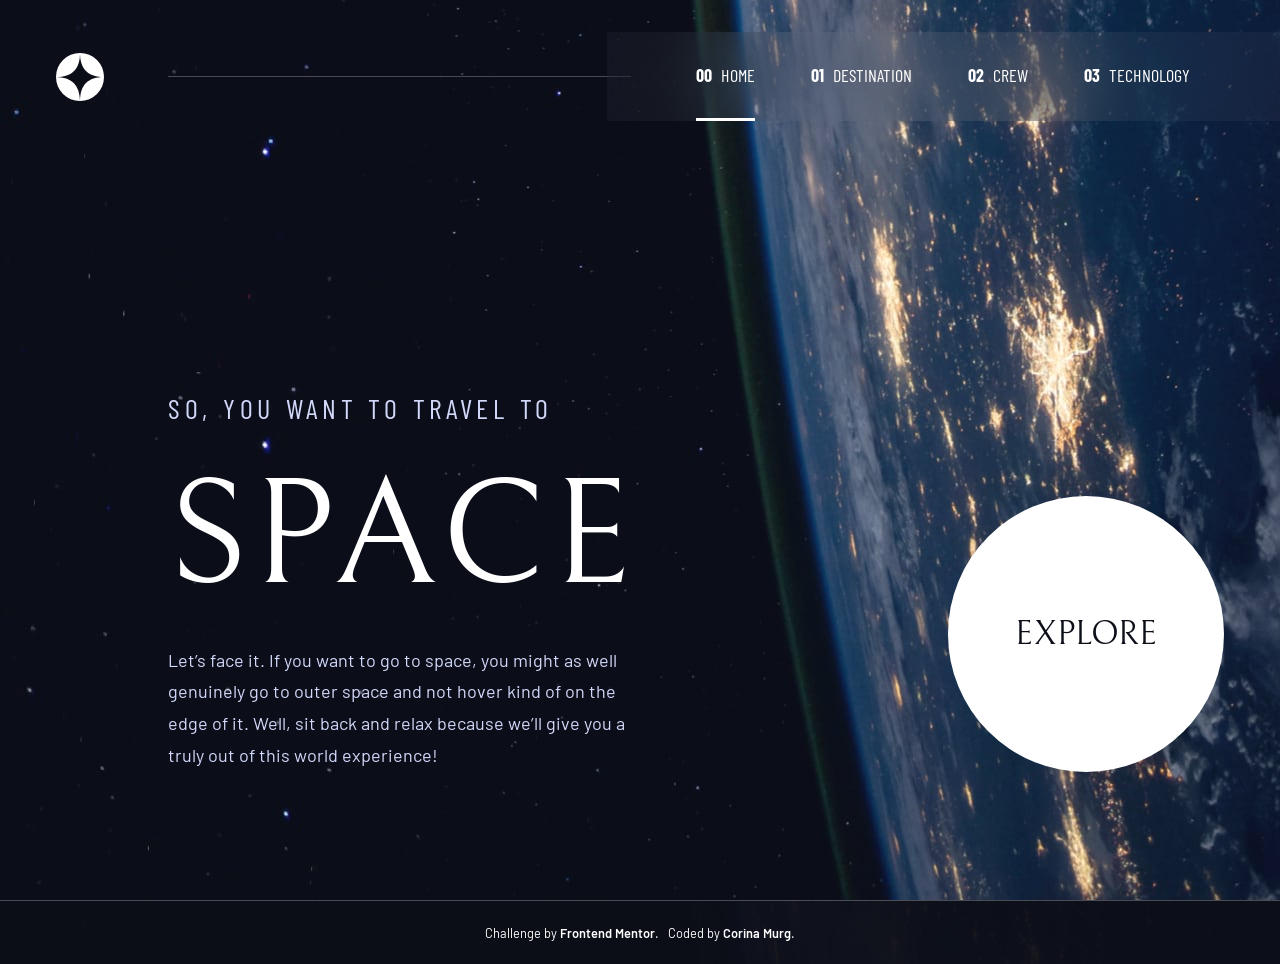
<file: index.html>
<!DOCTYPE html>
<html lang="en">
<head>
  <meta charset="UTF-8">
  <meta name="viewport" content="width=device-width, initial-scale=1.0">

  <link rel="icon" type="image/png" sizes="32x32" href="./assets/favicon-32x32.png">

  <link rel="preconnect" href="https://fonts.googleapis.com">
  <link rel="preconnect" href="https://fonts.gstatic.com" crossorigin>
  <link href="https://fonts.googleapis.com/css2?family=Barlow+Condensed:wght@400;700&family=Bellefair&family=Barlow:wght@400;700&display=swap"
      rel="stylesheet">
      <link rel="preconnect" href="https://fonts.googleapis.com">
<link rel="preconnect" href="https://fonts.gstatic.com" crossorigin>
<link href="https://fonts.googleapis.com/css2?family=Barlow:wght@300;400;600;700;800&family=Fasthand&display=swap" rel="stylesheet">
      
  <link rel="stylesheet" href="style1-General.css">
  <link rel="stylesheet" href="style2-UtilityClasses.css">
  <link rel="stylesheet" href="style3-PrimaryNavigation.css">
  <link rel="stylesheet" href="style4-Home.css">
  <link rel="stylesheet" href="style5-Destination.css">
  <link rel="stylesheet" href="style6-Crew.css">
  <link rel="stylesheet" href="style7-Technology.css">
  <link rel="stylesheet" href="style8-Footer.css">

  <title>Frontend Mentor | Space tourism website</title>
  <script src="navigation.js" defer></script>
  <script src="tabs.js" defer></script>
</head>

<body class="home">
  <a class="skip-to-content" href="#main">Skip to content</a>
  <header class="primary-header flex">
    <div>
      <a href="index.html"><img src="./assets/shared/logo.svg" alt="space tourism logo" class="logo"></a>
    </div>
    <button class="mobile-nav-toggle" aria-controls="primary-navigation"><span class="sr-only" aria-expanded="false">Menu</span></button>
    <nav>
        <ul id="primary-navigation" data-visible="false" class="primary-navigation menu-links flex">
            <li class="active"><a class="ff-sans-cond uppercase text-white letter-spacing-2" href="index.html"><span aria-hidden="true">00</span>Home</a>
            <li><a class="ff-sans-cond uppercase text-white letter-spacing-2" href="destination.html"><span aria-hidden="true">01</span>Destination</a>
            <li><a class="ff-sans-cond uppercase text-white letter-spacing-2" href="crew.html"><span aria-hidden="true">02</span>Crew</a>
            <li><a class="ff-sans-cond uppercase text-white letter-spacing-2" href="technology.html"><span aria-hidden="true">03</span>Technology</a>
        </ul>
    </nav>
  </header>
  
  <main id="main" class="grid-container grid-container--home">
    <div>
      <h1 class="text-light fs-pageTitle ff-sans-cond uppercase">So, you want to travel to
      <span class="d-block fs-frontPageName ff-serif text-white">Space</span></h1>
      
      <p class="fs-paragraph">Let’s face it. If you want to go to space, you might as well genuinely go to 
      outer space and not hover kind of on the edge of it. Well, sit back and relax 
      because we’ll give you a truly out of this world experience! </p>
    </div>
    <div>
      <a href="destination.html" class="round-anchor uppercase ff-serif text-dark">Explore</a>
    </div>
  </main>

  <footer>
    <div class="attribution">
      <p>Challenge by <a href="https://www.frontendmentor.io" target="_blank">Frontend Mentor</a>.</p>
      <p>Coded by <a href="https://www.frontendmentor.io/profile/Cor-Ina">Corina Murg</a>.</p>
    </div>
  </footer>

</body>
</html>
</file>
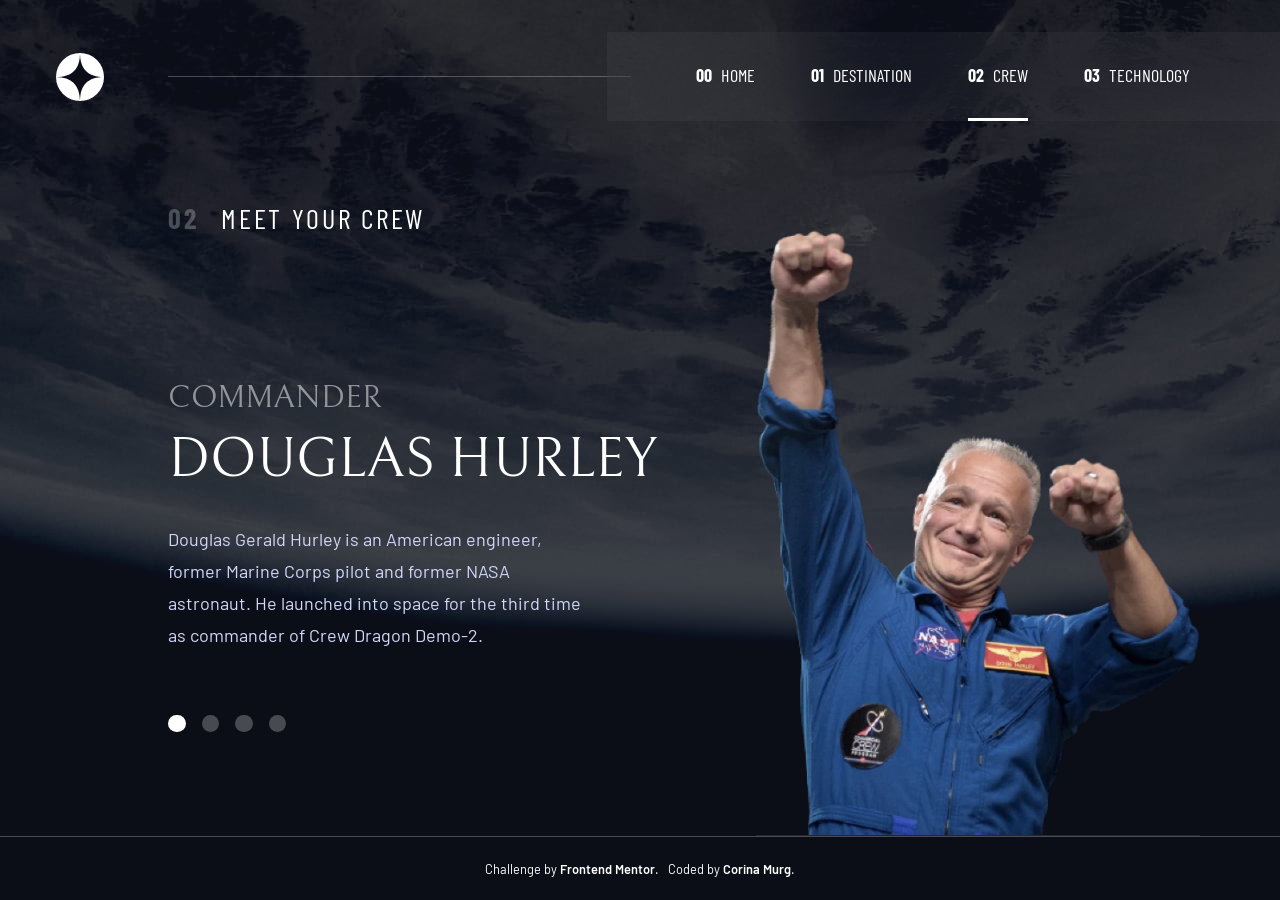
<file: crew.html>
<!DOCTYPE html>
<html lang="en">
<head>
  <meta charset="UTF-8">
  <meta name="viewport" content="width=device-width, initial-scale=1.0">

  <link rel="icon" type="image/png" sizes="32x32" href="./assets/favicon-32x32.png">
 
  <link rel="preconnect" href="https://fonts.googleapis.com">
  <link rel="preconnect" href="https://fonts.gstatic.com" crossorigin>
  <link href="https://fonts.googleapis.com/css2?family=Barlow+Condensed:wght@400;700&family=Bellefair&family=Barlow:wght@400;700&display=swap"
      rel="stylesheet">
      
    <link rel="stylesheet" href="style1-General.css">
    <link rel="stylesheet" href="style2-UtilityClasses.css">
    <link rel="stylesheet" href="style3-PrimaryNavigation.css">
    <link rel="stylesheet" href="style4-Home.css">
    <link rel="stylesheet" href="style5-Destination.css">
    <link rel="stylesheet" href="style6-Crew.css">
    <link rel="stylesheet" href="style7-Technology.css">
    <link rel="stylesheet" href="style8-Footer.css">

  <title>Frontend Mentor | Space tourism website</title>
  <script src="navigation.js" defer></script>
  <script src="tabs.js" defer></script>

</head>

  <body class="crew">
    <a class="skip-to-content" href="#main">Skip to content</a>
    <header class="primary-header flex">
      <div>
        <a href="index.html"><img src="./assets/shared/logo.svg" alt="space tourism logo" class="logo"></a>
      </div>
      <button class="mobile-nav-toggle" aria-controls="primary-navigation"><span class="sr-only" aria-expanded="false">Menu</span></button>
      <nav> 
          <ul id="primary-navigation" data-visible="false" class="primary-navigation menu-links flex">
              <li><a class="ff-sans-cond uppercase text-white letter-spacing-2" href="index.html"><span aria-hidden="true">00</span>Home</a>
              <li><a class="ff-sans-cond uppercase text-white letter-spacing-2" href="destination.html"><span aria-hidden="true">01</span>Destination</a>
              <li class="active"><a class="ff-sans-cond uppercase text-white letter-spacing-2" href="crew.html"><span aria-hidden="true">02</span>Crew</a>
              <li><a class="ff-sans-cond uppercase text-white letter-spacing-2" href="technology.html"><span aria-hidden="true">03</span>Technology</a>
          </ul>
      </nav>
    </header>
    
    <main id="main" class="grid-container grid-container--crew flow">
      <h1 class="numbered-title"><span aria-hidden="true">02</span> Meet your crew</h1>
      
      <div class="dot-links flex" role="tablist" aria-label="crew member list">
        <button aria-selected="true" aria-controls="commander-tab" role="tab" data-image="commander-image" tabindex="0"><span class="sr-only">The commander</span></button>
        <button aria-selected="false" aria-controls="mission-tab" role="tab" data-image="mission-image" tabindex="-1"><span class="sr-only">The mission specialist</span></button>
        <button aria-selected="false" aria-controls="pilot-tab" role="tab" data-image="pilot-image" tabindex="-1"><span class="sr-only">The pilot</span></button>
        <button aria-selected="false" aria-controls="crew-tab" role="tab" data-image="crew-image" tabindex="-1"><span class="sr-only">The crew engineer</span></button>
      </div>
      
      <!-- COMMANDER -->
      <article class="crew-details flow" id="commander-tab" role="tabpanel" tabindex="0">
        <header class="flow flow--space-small">
          <h2 class="fs-crewJob ff-serif uppercase">Commander</h2>
          <p class="fs-name uppercase ff-serif">Douglas Hurley</p>
        </header>
        <p class="fs-paragraph">Douglas Gerald Hurley is an American engineer, former Marine Corps pilot 
        and former NASA astronaut. He launched into space for the third time as 
        commander of Crew Dragon Demo-2.</p>
      </article> 
      
      <!-- MISSION SPECIALIST -->
      <article hidden class="crew-details flow" id="mission-tab" role="tabpanel" tabindex="0">
        <header class="flow flow--space-small">
          <h2 class="fs-crewJob ff-serif uppercase">Mission Specialist</h2>
          <p class="fs-name uppercase ff-serif">Mark SHuttleworth</p>
        </header>
        <p class="fs-paragraph">Mark Richard Shuttleworth is the founder and CEO of Canonical, the company behind
          the Linux-based Ubuntu operating system. Shuttleworth became the first South
          African to travel to space as a space tourist.</p>
      </article> 
      
      <!-- PILOT -->
      <article hidden class="crew-details flow" id="pilot-tab" role="tabpanel" tabindex="0">
        <header class="flow flow--space-small">
          <h2 class="fs-crewJob ff-serif uppercase">Pilot</h2>
          <p class="fs-name uppercase ff-serif">Victor Glover</p>
        </header>
        <p class="fs-paragraph">Pilot on the first operational flight of the SpaceX Crew Dragon to the
          International Space Station. Glover is a commander in the U.S. Navy where
          he pilots an F/A-18.He was a crew member of Expedition 64, and served as a
          station systems flight engineer.</p>
      </article> 
      
      <!-- ENGINEER -->
      <article hidden class="crew-details flow" id="crew-tab" role="tabpanel" tabindex="0">
        <header class="flow flow--space-small">
          <h2 class="fs-crewJob ff-serif uppercase">Flight Engineer</h2>
          <p class="fs-name uppercase ff-serif">Anousheh Ansari</p>
        </header>
        <p class="fs-paragraph">Anousheh Ansari is an Iranian American engineer and co-founder of Prodea Systems.
          Ansari was the fourth self-funded space tourist, the first self-funded woman to
          fly to the ISS, and the first Iranian in space.</p>
      </article> 
      
      
      <picture id="commander-image">
        <source srcset="assets/crew/image-douglas-hurley.webp" type="image/webp">
        <img src="assets/crew/image-douglas-hurley.png" alt="Douglas Hurley">
      </picture>
      <picture hidden id="mission-image">
        <source srcset="assets/crew/image-mark-shuttleworth.webp" type="image/webp">
        <img src="assets/crew/image-mark-shuttleworth.png" alt="Mark SHuttleworth">
      </picture>
      <picture hidden id="pilot-image">
        <source srcset="assets/crew/image-victor-glover.webp" type="image/webp">
        <img src="assets/crew/image-victor-glover.png" alt="Victor Glover">
      </picture>
      <picture hidden id="crew-image">
        <source srcset="assets/crew/image-anousheh-ansari.webp" type="image/webp">
        <img src="assets/crew/image-anousheh-ansari.png" alt="Anousheh Ansari">
      </picture>
    </main>

    <footer>
      <div class="attribution">
        <p>Challenge by <a href="https://www.frontendmentor.io" target="_blank">Frontend Mentor</a>.</p>
        <p>Coded by <a href="https://www.frontendmentor.io/profile/Cor-Ina">Corina Murg</a>.</p>
      </div>
    </footer>
    
  </body>
</html>
</file>
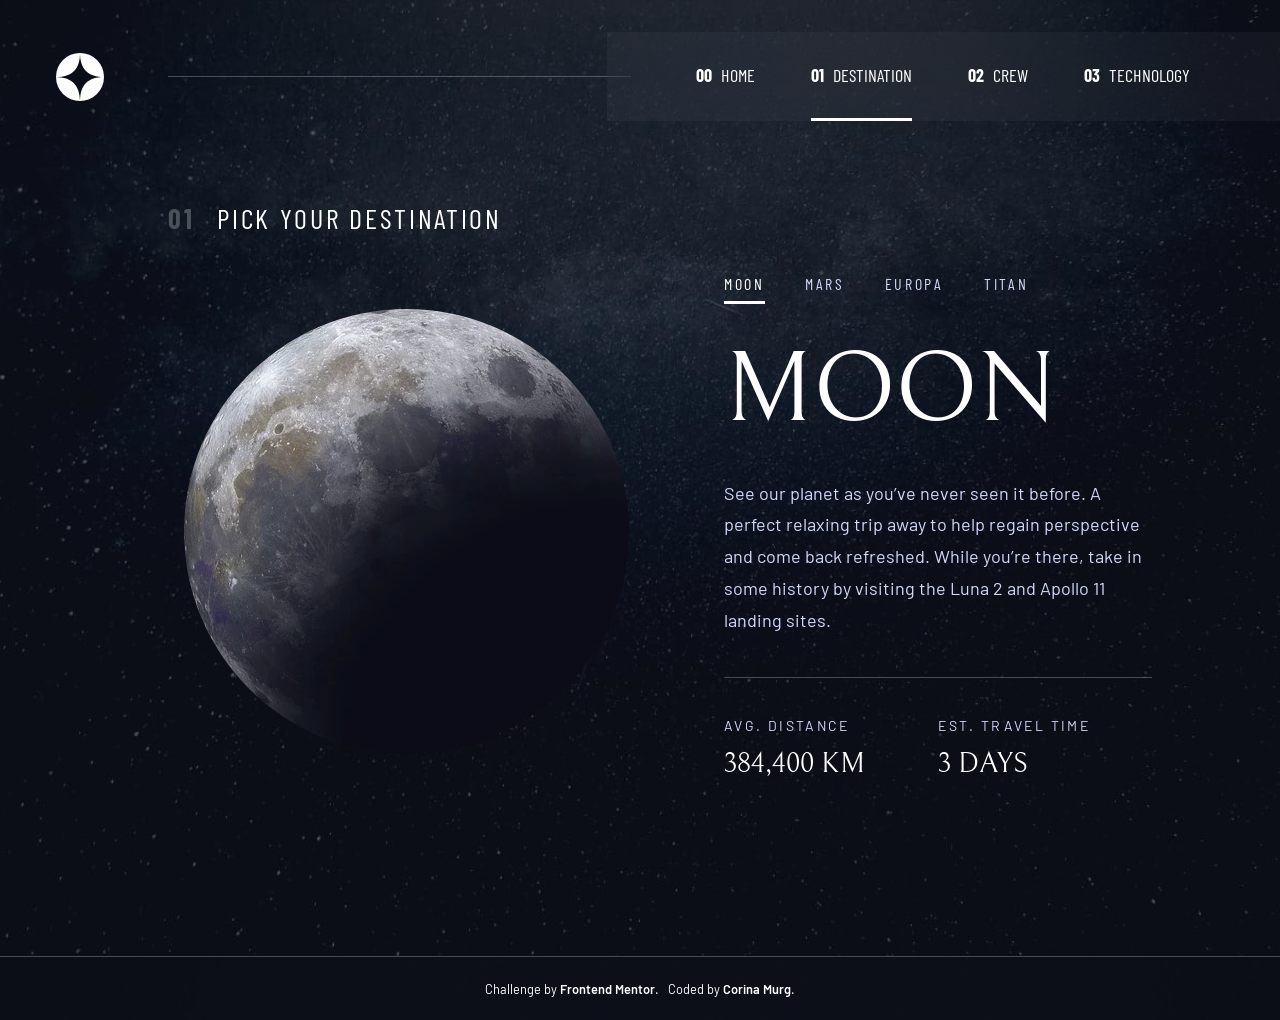
<file: destination.html>
<!DOCTYPE html>
<html lang="en">
<head>
  <meta charset="UTF-8">
  <meta name="viewport" content="width=device-width, initial-scale=1.0">

  <link rel="icon" type="image/png" sizes="32x32" href="./assets/favicon-32x32.png">
  
  <link rel="preconnect" href="https://fonts.googleapis.com">
  <link rel="preconnect" href="https://fonts.gstatic.com" crossorigin>
  <link href="https://fonts.googleapis.com/css2?family=Barlow+Condensed:wght@400;700&family=Bellefair&family=Barlow:wght@400;700&display=swap"
      rel="stylesheet">
      
    <link rel="stylesheet" href="style1-General.css">
    <link rel="stylesheet" href="style2-UtilityClasses.css">
    <link rel="stylesheet" href="style3-PrimaryNavigation.css">
    <link rel="stylesheet" href="style4-Home.css">
    <link rel="stylesheet" href="style5-Destination.css">
    <link rel="stylesheet" href="style6-Crew.css">
    <link rel="stylesheet" href="style7-Technology.css">
    <link rel="stylesheet" href="style8-Footer.css">
    
  <title>Frontend Mentor | Space tourism website</title>
  <script src="navigation.js" defer></script>
  <script src="tabs.js" defer></script>
</head>

<body class="destination">
  <a class="skip-to-content" href="#main">Skip to content</a>
  <header class="primary-header flex">
    <div>
      <a href="index.html"><img src="./assets/shared/logo.svg" alt="space tourism logo" class="logo"></a>
    </div>
    <button class="mobile-nav-toggle" aria-controls="primary-navigation"><span class="sr-only" aria-expanded="false">Menu</span></button>
    <nav>
        <ul id="primary-navigation" data-visible="false" class="primary-navigation menu-links flex">
            <li><a class="ff-sans-cond uppercase text-white letter-spacing-2" href="index.html"><span aria-hidden="true">00</span>Home</a>
            <li class="active"><a class="ff-sans-cond uppercase text-white letter-spacing-2" href="destination.html"><span aria-hidden="true">01</span>Destination</a>
            <li><a class="ff-sans-cond uppercase text-white letter-spacing-2" href="crew.html"><span aria-hidden="true">02</span>Crew</a>
            <li><a class="ff-sans-cond uppercase text-white letter-spacing-2" href="technology.html"><span aria-hidden="true">03</span>Technology</a>
        </ul>
    </nav>
  </header>
  
  <main id="main" class="grid-container grid-container--destination flow">
    <h1 class="numbered-title"><span aria-hidden="true">01</span> Pick your destination</h1>
    
    <picture id="moon-image">
      <source srcset="assets/destination/image-moon.webp" type="image/webp">
      <img src="assets/destination/image-moon.png" alt="the moon">
    </picture>
    <picture hidden id="mars-image">
      <source srcset="assets/destination/image-mars.webp" type="image/webp">
      <img src="assets/destination/image-mars.png" alt="the planet mars">
    </picture>
    <picture hidden id="europa-image">
      <source srcset="assets/destination/image-europa.webp" type="image/webp">
      <img src="assets/destination/image-europa.png" alt="the planet europa">
    </picture>
    <picture hidden id="titan-image">
      <source srcset="assets/destination/image-titan.webp" type="image/webp">
      <img src="assets/destination/image-titan.png" alt="the moon titan">
    </picture>
    
    
    <div class="tab-list menu-links flex" role="tablist" aria-label="destination list">
        <button aria-selected="true" role="tab" aria-controls="moon-tab" class="fs-destinationNav uppercase ff-sans-cond text-light" tabindex="0" data-image="moon-image">Moon</button>
        <button aria-selected="false" role="tab" aria-controls="mars-tab" class="fs-destinationNav uppercase ff-sans-cond text-light" tabindex="-1" data-image="mars-image">Mars</button>
        <button aria-selected="false" role="tab" aria-controls="europa-tab" class="fs-destinationNav uppercase ff-sans-cond text-light" tabindex="-1" data-image="europa-image">Europa</button>
        <button aria-selected="false" role="tab" aria-controls="titan-tab" class="fs-destinationNav uppercase ff-sans-cond text-light" tabindex="-1" data-image="titan-image">Titan</button>
    </div>

    <!-- The MOON -->
    <article class="destination-info flow" id="moon-tab" tabindex="0" role="tabpanel">
      <h2 class="fs-planetName uppercase ff-serif">Moon</h2>

      <p class="fs-paragraph">See our planet as you’ve never seen it before. A perfect relaxing trip away to help 
        regain perspective and come back refreshed. While you’re there, take in some history 
        by visiting the Luna 2 and Apollo 11 landing sites.</p>
      
      <div class="destination-meta flex">
        <div>
          <h3 class="fs-avgDistance text-light uppercase">Avg. distance</h3>
          <p class="fs-km ff-serif uppercase">384,400 km</p>
        </div>
        <div>
          <h3 class="fs-avgDistance text-light uppercase">Est. travel time</h3>
          <p class="fs-km ff-serif uppercase">3 days</p>
        </div>
      </div>
    </article>
    
    <!-- MARS -->
    <article hidden class="destination-info flow" id="mars-tab" tabindex="0"  role="tabpanel">
      <h2 class="fs-planetName uppercase ff-serif">Mars</h2>

      <p class="fs-paragraph">Don’t forget to pack your hiking boots. You’ll need them to tackle Olympus Mons, 
        the tallest planetary mountain in our solar system. It’s two and a half times 
        the size of Everest!</p>
      
      <div class="destination-meta flex">
        <div>
          <h3 class="fs-avgDistance text-light uppercase">Avg. distance</h3>
          <p class="fs-km ff-serif uppercase">225 mil. km</p>
        </div>
        <div>
          <h3 class="fs-avgDistance text-light uppercase">Est. travel time</h3>
          <p class="fs-km ff-serif uppercase">9 months</p>
        </div>
      </div>
    </article>
    
    <!-- EUROPA -->
    <article hidden class="destination-info flow" id="europa-tab" tabindex="0"  role="tabpanel">
      <h2 class="fs-planetName uppercase ff-serif">Europa</h2>

      <p class="fs-paragraph">The smallest of the four Galilean moons orbiting Jupiter, Europa is a 
        winter lover’s dream. With an icy surface, it’s perfect for a bit of 
        ice skating, curling, hockey, or simple relaxation in your snug 
        wintery cabin.</p>
      <div class="destination-meta flex">
        <div>
          <h3 class="fs-avgDistance text-light uppercase">Avg. distance</h3>
          <p class="fs-km ff-serif uppercase">628 mil. km</p>
        </div>
        <div>
          <h3 class="fs-avgDistance text-light uppercase">Est. travel time</h3>
          <p class="fs-km ff-serif uppercase">3 years</p>
        </div>
      </div>
    </article>
    
    <!-- TITAN -->
    <article hidden class="destination-info flow" id="titan-tab" tabindex="0"  role="tabpanel">
      <h2 class="fs-planetName uppercase ff-serif">Titan</h2>

      <p class="fs-paragraph">The only moon known to have a dense atmosphere other than Earth, Titan 
        is a home away from home (just a few hundred degrees colder!). As a 
        bonus, you get striking views of the Rings of Saturn.</p>
      
      <div class="destination-meta flex">
        <div>
          <h3 class="fs-avgDistance text-light uppercase">Avg. distance</h3>
          <p class="fs-km ff-serif uppercase">1.6 bil. km</p>
        </div>
        <div>
          <h3 class=" fs-avgDistance text-light uppercase">Est. travel time</h3>
          <p class="fs-km ff-serif uppercase">7 years</p>
        </div>
      </div>
    </article>
  </main>

  <footer>
    <div class="attribution">
      <p>Challenge by <a href="https://www.frontendmentor.io" target="_blank">Frontend Mentor</a>.</p>
      <p>Coded by <a href="https://www.frontendmentor.io/profile/Cor-Ina">Corina Murg</a>.</p>
    </div>
  </footer>
  
</body>
</html>
</file>
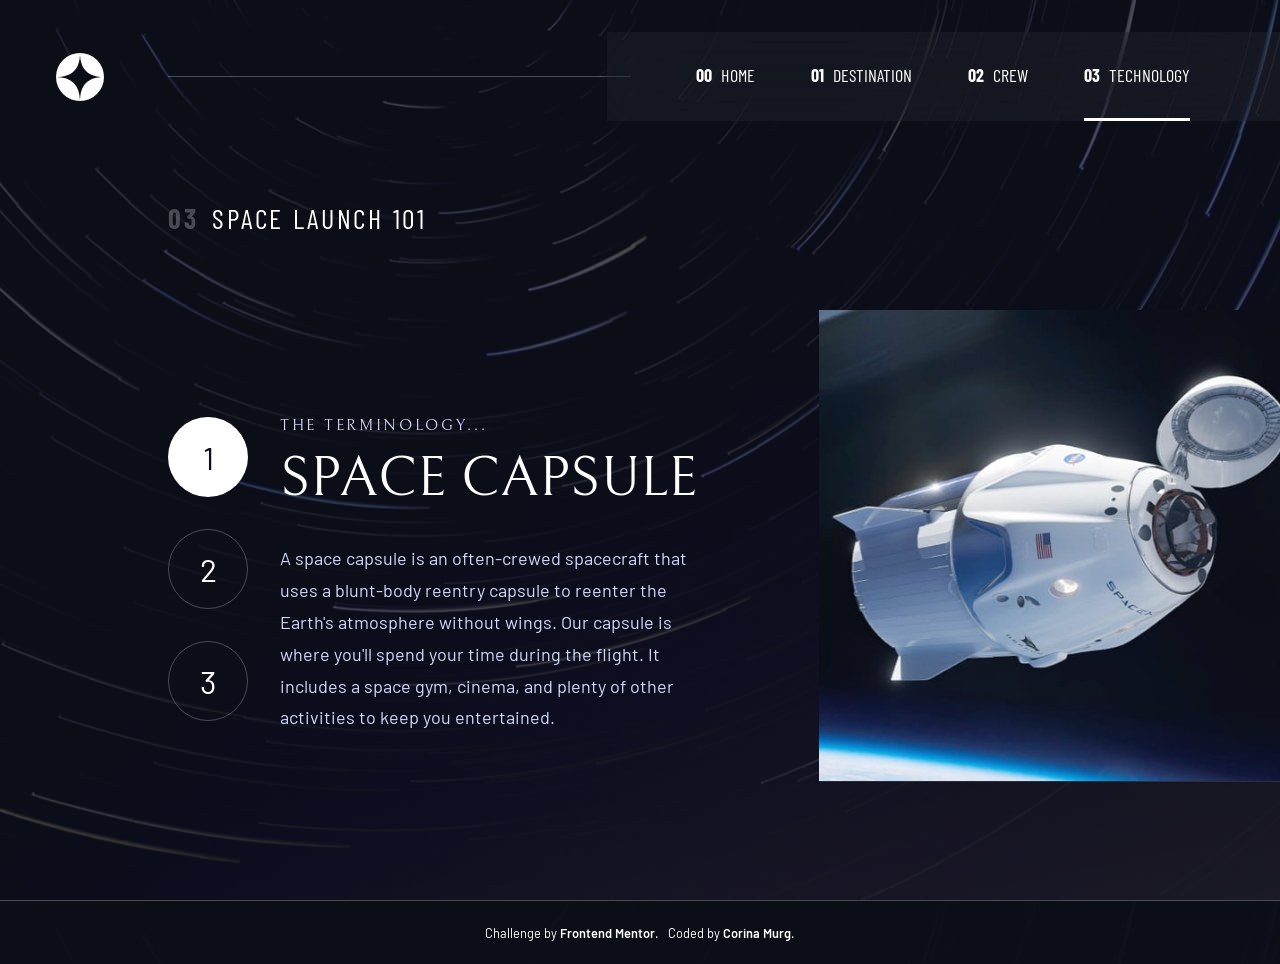
<file: technology.html>
<!DOCTYPE html>
<html lang="en">
  <head>
    <meta charset="UTF-8">
    <meta name="viewport" content="width=device-width, initial-scale=1.0">
  
    <link rel="icon" type="image/png" sizes="32x32" href="./assets/favicon-32x32.png">
  
    <link rel="preconnect" href="https://fonts.googleapis.com">
    <link rel="preconnect" href="https://fonts.gstatic.com" crossorigin>
    <link href="https://fonts.googleapis.com/css2?family=Barlow+Condensed:wght@400;700&family=Bellefair&family=Barlow:wght@400;700&display=swap"
        rel="stylesheet">
        
    <link rel="stylesheet" href="style1-General.css">
    <link rel="stylesheet" href="style2-UtilityClasses.css">
    <link rel="stylesheet" href="style3-PrimaryNavigation.css">
    <link rel="stylesheet" href="style4-Home.css">
    <link rel="stylesheet" href="style5-Destination.css">
    <link rel="stylesheet" href="style6-Crew.css">
    <link rel="stylesheet" href="style7-Technology.css">
    <link rel="stylesheet" href="style8-Footer.css">

    <title>Frontend Mentor | Space tourism website</title>
    <script src="navigation.js" defer></script>
    <script src="tabs.js" defer></script>
  </head>
    
  <body class="technology">
    <a class="skip-to-content" href="#main">Skip to content</a>
    <header class="primary-header flex">
      <div>
        <a href="index.html"><img src="./assets/shared/logo.svg" alt="space tourism logo" class="logo"></a>
      </div>
      <button class="mobile-nav-toggle" aria-controls="primary-navigation"><span class="sr-only" aria-expanded="false">Menu</span></button>
      <nav>
          <ul id="primary-navigation" data-visible="false" class="primary-navigation menu-links flex">
              <li><a class="ff-sans-cond uppercase text-white letter-spacing-2" href="index.html"><span aria-hidden="true">00</span>Home</a>
              <li ><a class="ff-sans-cond uppercase text-white letter-spacing-2" href="destination.html"><span aria-hidden="true">01</span>Destination</a>
              <li><a class="ff-sans-cond uppercase text-white letter-spacing-2" href="crew.html"><span aria-hidden="true">02</span>Crew</a>
              <li class="active"><a class="ff-sans-cond uppercase text-white letter-spacing-2" href="technology.html"><span aria-hidden="true">03</span>Technology</a>
          </ul>
      </nav>
    </header>

    <main id="main" class="grid-container grid-container--technology flow">
        <h1 class="numbered-title"><span aria-hidden="true">03</span>Space launch 101</h1>
        
        <div class="number-links flex" role="tablist" aria-label="technology list">
          <button aria-selected="true" aria-controls="space-capsule-tab" role="tab" data-image="space-capsule-image" tabindex="0"><span class="sr-only">Space capsule</span>1</button>
          <button aria-selected="false" aria-controls="spaceport-tab" role="tab" data-image="spaceport-image" tabindex="-1"><span class="sr-only">Spaceport</span>2</button>
          <button aria-selected="false" aria-controls="launch-vehicle-tab" role="tab" data-image="launch-vehicle-image" tabindex="-1"><span class="sr-only">Launch vehicle</span>3</button>
        </div>
        
        <!-- SPACE CAPSULE -->
        <article class="technology-details flow" id="space-capsule-tab" role="tabpanel" tabindex="0">
          <header class="flow flow--space-small">
            <h2 class="fs-terminology ff-serif uppercase">The terminology...</h2>
            <p class="fs-name uppercase ff-serif">Space capsule</p>
          </header>
          <p class="fs-paragraph">A space capsule is an often-crewed spacecraft that uses a blunt-body reentry 
            capsule to reenter the Earth's atmosphere without wings. Our capsule is where 
            you'll spend your time during the flight. It includes a space gym, cinema, 
            and plenty of other activities to keep you entertained.</p>
        </article> 
        
        <!-- SPACEPORT -->
        <article hidden class="technology-details flow" id="spaceport-tab" role="tabpanel" tabindex="0">
          <header class="flow flow--space-small">
            <h2 class="fs-terminology ff-serif uppercase">The terminology...</h2>
            <p class="fs-name uppercase ff-serif">Spaceport</p>
          </header>
          <p class="fs-paragraph">A spaceport or cosmodrome is a site for launching (or receiving) spacecraft, 
            by analogy to the seaport for ships or airport for aircraft. Based in the 
            famous Cape Canaveral, our spaceport is ideally situated to take advantage 
            of the Earth’s rotation for launch.</p>
        </article> 
        
        <!-- LAUNCH VEHICLE -->
        <article hidden class="technology-details flow" id="launch-vehicle-tab" role="tabpanel" tabindex="0">
          <header class="flow flow--space-small">
            <h2 class="fs-terminology ff-serif uppercase">The terminology...</h2>
            <p class="fs-name uppercase ff-serif">Launch vehicle</p>
          </header>
          <p class="fs-paragraph">A launch vehicle or carrier rocket is a rocket-propelled vehicle used to carry a 
            payload from Earth's surface to space, usually to Earth orbit or beyond. Our 
            WEB-X carrier rocket is the most powerful in operation. Standing 150 metres tall, 
            it's quite an awe-inspiring sight on the launch pad!</p>
        </article> 

        <picture id="space-capsule-image">
          <source media="(max-width: 950px)" srcset="assets/technology/image-space-capsule-landscape.jpg" type="image/jpg">
          <img src="assets/technology/image-space-capsule-portrait.jpg" alt="Space capsule">
        </picture>
        <picture hidden id="spaceport-image">
          <source media="(max-width: 950px)" srcset="assets/technology/image-spaceport-landscape.jpg" type="image/jpg">
          <img src="assets/technology/image-spaceport-portrait.jpg" alt="Spaceport">
        </picture>
        <picture hidden id="launch-vehicle-image">
          <source media="(max-width: 950px)" srcset="assets/technology/image-launch-vehicle-landscape.jpg" type="image/jpg">
          <img src="assets/technology/image-launch-vehicle-portrait.jpg" alt="Launch vehicle">
        </picture>
    </main>

    <footer>
      <div class="attribution">
        <p>Challenge by <a href="https://www.frontendmentor.io" target="_blank">Frontend Mentor</a>.</p>
        <p>Coded by <a href="https://www.frontendmentor.io/profile/Cor-Ina">Corina Murg</a>.</p>
      </div>
    </footer>

  </body>
</html
</file>
<file: style1-General.css>
:root {
    /* colors */
    --clr-dark: 230 35% 7%;
    --clr-light: 231 77% 90%;
    --clr-white: 0 0% 100%;

    /* font-sizes */
    --fs-frontPageName: 5rem;
    --fs-destinationNav: 0.875rem;
    --fs-planetName: 3.5rem;
    --fs-avgDistance: 0.875rem;
    --fs-km: 1.75rem;
    --fs-pageTitle: 1rem;
    --fs-terminology: 0.875rem;
    --fs-crewJob: 1rem;
    --fs-name: 1.5rem;
    --fs-paragraph: 0.9375rem;
    
    /* font-families */
    --ff-serif: "Bellefair", serif;
    --ff-sans-cond: "Barlow Condensed", sans-serif;
    --ff-sans-normal: "Barlow", sans-serif;

    /* letter spacing */
    --letter-spacing-1: 2.36px; 
    --letter-spacing-2: 2.7px; 
    --letter-spacing-3: 3.36px; 
    --letter-spacing-4: 4.72px; 
}

*,
*::before,
*::after {
    box-sizing: border-box;
}

body,
h1,
h2,
h3,
h4,
h5,
p,
figure,
picture {
    margin: 0; 
}

h1,
h2,
h3,
p {
    font-weight: 400;
}

body {
    background-size: cover;
    background-position: bottom center;
    font-family: var(--ff-sans-normal);
    font-size: var(--fs-400);
    color: hsl( var(--clr-light) );
    background-color: hsl( var(--clr-dark) );
    min-height: 100vh;
    display: grid;
    grid-template-rows: min-content 1fr 6rem;
    overflow-x: hidden;
}

img {
    max-width: 100%;
    display: block;
}

input,
button,
textarea,
select {
    font: inherit;
}


@media (prefers-reduced-motion: reduce) {  
  *,
  *::before,
  *::after {
    animation-duration: 0.01ms !important;
    animation-iteration-count: 1 !important;
    transition-duration: 0.01ms !important;
    scroll-behavior: auto !important;
  }
}


/************************************ 500px ***********************************/
@media (min-width: 500px) {
    article > p {
        width: 70%;
    }
}


/************************************ 560px ***********************************/
@media (min-width: 560px) {
    :root {
        --fs-frontPageName: 9.375rem;
        --fs-destinationNav: 1rem;
        --fs-planetName: 5rem;
        --fs-avgDistance: 0.875rem;
        --fs-km: 1.75rem;
        --fs-pageTitle: 1.25rem;
        --fs-terminology: 1rem;
        --fs-crewJob: 1.5rem;
        --fs-name: 2.5rem;
        --fs-paragraph: 1rem;
    }
}


/************************************ 950px ************************************/
@media (min-width: 950px) {
    :root {
        --fs-frontPageName: 9.375rem;
        --fs-destinationNav: 1rem;
        --fs-planetName: 6.25rem;
        --fs-avgDistance: 0.875rem;
        --fs-km: 1.75rem;
        --fs-pageTitle: 1.75rem;
        --fs-terminology: 1rem;
        --fs-crewJob: 2rem;
        --fs-name: 3.5rem;
        --fs-paragraph: 1.125rem;
    }
}


/********************************************** 1250px *******************************/
@media (min-width: 1250px) {
    :root {
        --fs-800: 6.25rem;
        --fs-700: 3.5rem;
        --fs-600: 2rem;
        --fs-500: 1.75rem;
        --fs-400: 1.125rem;
    }
}


/********************************************** 1440px *******************************/
@media (min-width: 1440px) {
    body {
      max-width: 1440px;
      max-height: 900px;
      margin: 0 auto;
    }
  
    nav {
      max-width: 1440px;
      margin: 0 auto;
    } */

    .grid-container--home,
    .grid-container--destination,
    .grid-container--crew,
    .grid-container--technology {
        justify-items: start;
        align-content: start;
    }
}
</file>
<file: style2-UtilityClasses.css>
.flex {
    display: flex;
    gap: var(--gap, 1rem);
}

.grid {
    display: grid;
    gap: var(--gap, 1rem);
}

.d-block {
    display: block;
}

.flow > *:where(:not(:first-child)) {
    margin-top: var(--flow-space, 1rem);
}

.flow--space-small {
    --flow-space: .75rem;
}

.sr-only {
  position: absolute; 
  width: 1px;
  height: 1px;
  padding: 0;
  margin: -1px; 
  overflow: hidden;
  clip: rect(0, 0, 0, 0);
  white-space: nowrap;
  border: 0;
}

.skip-to-content {
    position: absolute;
    z-index: 9999;
    background: hsl( var(--clr-white) );
    color: hsl( var(--clr-dark) ); 
    padding: .5em 1em;
    margin-inline: auto;
    transform: translateY(-100%);
    transition: transform 250ms ease-in;
}

.skip-to-content:focus {
    transform: translateY(0);
}

/* colors */
.bg-dark { background-color: hsl( var(--clr-dark) );}
.bg-accent { background-color: hsl( var(--clr-light) );}
.bg-white { background-color: hsl( var(--clr-white) );}

.text-dark { color: hsl( var(--clr-dark) );}
.text-light { color: hsl( var(--clr-light) );}
.text-white { color: hsl( var(--clr-white) );}


/* typography */
.ff-serif { font-family: var(--ff-serif); } 
.ff-sans-cond { font-family: var(--ff-sans-cond); } 
.ff-sans-normal { font-family: var(--ff-sans-normal); } 

.uppercase { text-transform: uppercase; }

.fs-frontPageName { font-size: var(--fs-frontPageName); }
.fs-destinationNav{ font-size: var(--fs-destinationNav); }
.fs-planetName{ font-size: var(--fs-planetName); }
.fs-avgDistance{ font-size: var(--fs-avgDistance); }
.fs-km{ font-size: var(--fs-km); }
.fs-pageTitle{ font-size: var(--fs-pageTitle); }
.fs-terminology{ font-size: var(--fs-terminology); }
.fs-crewJob{ font-size: var(--fs-crewJob); }
.fs-name{ font-size: var(--fs-name); }
.fs-paragraph{ font-size: var(--fs-paragraph); }

/* line height */
.fs-frontPageName,
.fs-destinationNav,
.fs-planetName,
.fs-avgDistance,
.fs-km,
.fs-pageTitle,
.fs-terminology,
.fs-crewJob,
.fs-names
 {
    line-height: 1.1;
}

.fs-paragraph {
    line-height: 1.6;
}

/* letter spacing */
.fs-destinationNav,
.fs-avgDistance,
.fs-terminology {
    letter-spacing: var(--letter-spacing-1);
}

.fs-pageTitle {
    letter-spacing: var(--letter-spacing-2);
}

/* numbered title */
.numbered-title {
    font-family: var(--ff-sans-cond);
    font-size: var(--fs-pageTitle);
    text-transform: uppercase;
    letter-spacing: 2.7px; 
}

.numbered-title span {
    margin-right: .5em;
    font-weight: 700;
    color: hsl( var(--clr-white) / .25);
}

.fs-frontPageName,
.fs-planetName,
.fs-name,
.fs-km {
    color: hsl( var(--clr-white))
}

.grid-container {
    text-align: center;
    display: grid;
    place-items: center;
    padding-inline: 1rem;
    /* padding-bottom: 3%; */
}

article > p {
    width: 90%;
    margin-inline: auto;
}


/************************************ 500px ***********************************/
@media (min-width: 500px) {
    article > p {
        width: 70%;
    }
}


/************************************ 560px ***********************************/
@media (min-width: 560px) {
    .fs-paragraph {
        line-height: 1.75;
    }

    .fs-destinationNav,
    .fs-terminology {
        letter-spacing: var(--letter-spacing-2);
    }

    .fs-pageTitle {
        letter-spacing: var(--letter-spacing-3);
    }

    .grid-container {
        padding-inline: 0;
    }

    .numbered-title {
        /* same as logo margin */
        margin-inline: clamp(1.5rem, 5vw, 3.5rem);
        justify-self: start;
        margin-top: 2rem;
    }
}


/************************************ 700px ***********************************/
@media (min-width: 700px) {
    .fs-paragraph {
        line-height: 1.75;
    }
}


/************************************ 950px ************************************/
@media (min-width: 950px) {
    .grid-container {
        text-align: left;
        column-gap: var(--container-gap, 2rem);
    }

    .fs-paragraph {
        line-height: 1.77;
    }

    .fs-pageTitle {
        letter-spacing: var(--letter-spacing-4);
    }

    .numbered-title {
        justify-self: start;
        align-self: start;
        margin-inline: 0;
        margin-top: 3rem;
        width: 100%;
    }
}
</file>
<file: style3-PrimaryNavigation.css>
.logo {
    margin: 1.5rem clamp(1.5rem, 5vw, 3.5rem);
    cursor: pointer;
    border: 0;
    background: transparent;
    transition: transform 750ms ease-in-out;
}

.logo:hover,
.logo:focus {
    transform: scale(1.3);
}

.primary-header {
    justify-content: space-between;
    align-items: center;
}

.primary-navigation {
    --gap: clamp(1.5rem, 5vw, 3.5rem);
    --underline-gap: 2rem;
    list-style: none;
    padding: 0;
    margin: 0;
    background: hsl( var(--clr-dark) / 0.95);
}

@supports (backdrop-filter: blur(2.5rem)) {
    .primary-navigation {
        background: hsl( var(--clr-white) / 0.04);
        backdrop-filter: blur(2.5rem);
    }
}

.primary-navigation a {
    text-decoration: none;
}

.primary-navigation a > span {
    font-weight: 700;
    margin-right: .5em;
}

.mobile-nav-toggle {
    display: none;
}

.menu-links > * {
    cursor: pointer;
    padding: var(--underline-gap, .5rem) 0;
    border: 0;
    border-bottom: .2rem solid hsl( var(--clr-white) / 0 );
    background-color: transparent;
}

.menu-links > *:hover
.menu-links > *:focus {
    border-color: hsl( var(--clr-white) / .5);
}

.menu-links > .active,
.menu-links > [aria-selected="true"] {
    color: hsl( var(--clr-white) / 1);
    border-color: hsl( var(--clr-white) / 1); 
}


@media (max-width: 560px) {
    .primary-navigation {
        --underline-gap: .5rem;
        position: fixed;
        z-index: 1000;
        inset: 0 0 0 30%;
        list-style: none;
        padding: min(20rem, 15vh) 2rem;
        margin: 0;
        flex-direction: column;
        transform: translateX(100%);
        transition: transform 500ms ease-in-out;
    }
    
    .primary-navigation[data-visible="true"] {
        transform: translateX(0);
    }
    
    .primary-navigation.menu-links > .active {
       border: 0;
    }
    
    .mobile-nav-toggle {
        display: block;
        position: absolute;
        z-index: 2000;
        /* same as logo left margin */
        right: clamp(1.5rem, 5vw, 3.5rem);
        top: 2rem;
        background: transparent;
        background-image: url(./assets/shared/icon-hamburger.svg);
        background-repeat: no-repeat;
        background-position: center;
        width: 1.5rem;
        aspect-ratio: 1;
        border: 0;
    }
    
    .mobile-nav-toggle[aria-expanded="true"] {
        background-image: url(./assets/shared/icon-close.svg);
    }
    
    .mobile-nav-toggle:focus-visible {
        outline: 5px solid white;
        outline-offset: 5px;
    }
}


@media (min-width: 560px) and (max-width: 850px) {
    .primary-navigation a > span {
        display: none;
    }
}


/************************************ 560px ***********************************/
@media (min-width: 560px) {
    .primary-navigation {
        padding-inline: clamp(3rem, 7vw, 7rem);
    }
}


/************************************ 950px ************************************/
@media (min-width: 950px) {
    .primary-navigation {
        margin-block: 2rem;
    }
}

/********************************************** 1250px *******************************/
@media (min-width: 1250px) {
    .primary-header::after {
        content: '';
        display: flex;
        align-items: center;
        position: relative;
        margin-left: 2.5rem;
        height: 1px;
        width: 100%;
        margin-right: -2.5rem;
        background: hsl( var(--clr-white) / .25);
        order: 1;
    }

    nav {
        order: 2;
    }
}
</file>
<file: style4-Home.css>
.home {
    background-image: url(./assets/home/background-home-mobile.jpg);
}

.round-anchor {
    position: relative;
    top: 4rem;
    display: inline-grid;
    place-items: center;
    padding: 0 2em;
    border-radius: 50%;
    aspect-ratio: 1;
    text-decoration: none;
    font-size: 1.3rem;
    background: hsl( var(--clr-white));
    z-index: 1;
}

.round-anchor::after {
    content: '';
    position: absolute;
    z-index: -1;
    width: 100%;
    height: 100%;
    background: hsl( var(--clr-white) / .1);
    border-radius: 50%;
    opacity: 0;
    transition: opacity 500ms linear, transform 750ms ease-in-out;
}
 
.round-anchor:hover::after,
.round-anchor:focus::after {
    opacity: 1;
    transform: scale(1.5);
}

.fs-frontPageName {
    margin-top: 2rem;
    margin-bottom: 1.5rem;
}


.grid-container--home p {
    margin-bottom: 5rem;
    width: 93%;
    margin-inline: auto;
}

.grid-container--home h1 {
    margin-top: 2rem;
}


/************************************ 450px ***********************************/
@media (min-width: 450px) {
    .grid-container--home p {
        width: 80%;
    }
}

/************************************ 500px ***********************************/
@media (min-width: 500px) {
    .round-anchor {
        font-size: 1.7rem;
    }

    .grid-container--home p {
        width: 70%;
    }
}


/************************************ 560px ***********************************/
@media (min-width: 560px) {
    .home {
        background-position: center center;
        background-image: url(./assets/home/background-home-tablet.jpg);
    }

    .grid-container--home div {
        margin-top: 4rem;
    }

    .grid-container--home p {
        width: 70%;
        margin-inline: auto;
    }

    .round-anchor {
        font-size: 2rem;
        top: 0;
    }
}


/************************************ 700px ***********************************/
@media (min-width: 700px) {
    .grid-container--home > p {
        width: 58%;
    }
}


/************************************ 950px ************************************/
@media (min-width: 950px) {
    .home {
        background-image: url(./assets/home/background-home-desktop.jpg);
    }

    .grid-container--home {
        grid-template-columns: minmax(0, 34rem) minmax(0, 34rem);
        max-height: 100%;
        align-items: end;
        margin-bottom: 4rem;
        /* same as logo margin */
        margin-inline: clamp(1.5rem, 5vw, 3.5rem); 
    }

    .grid-container--home > *:first-child {
        grid-column: 1;
    }

    .grid-container--home > *:last-child {
        grid-column: 2;
        justify-self: end;
    }

    .grid-container--home .fs-frontPageName {
        font-size: 8rem;
    }

    .grid-container--home p {
        margin-bottom: 0;
        margin-inline: 0;
        width: 100%;
    }

    .round-anchor {
        justify-self:center;
        align-self: center;
        font-size: 2.1rem;
    }
}


/********************************************** 1250px *******************************/
@media (min-width: 1250px) {
    .grid-container--home > *:first-child {
        grid-column: 1;
    }

    .grid-container--home > *:last-child {
        grid-column: 2;
        justify-self: end;
    }

    .grid-container--home {
        grid-template-columns: 1fr 2fr;
        max-height: 100%;
        align-items: end;
        justify-self: start;
        /* left margin based on logo and horizontal line margins */
        margin-left: clamp(8.5rem, 7vw + 7rem, 10.5rem);
    }

    .grid-container--home p {
        width: 29rem;
    }

    .grid-container--home .fs-frontPageName {
        font-size: 9.375rem;
    }
}


/********************************************** 1350px *******************************/
@media (min-width: 1350px) {
    .grid-container--home {
        margin-left: clamp(8.5rem, 7vw + 7rem, 10.5rem);
        margin-right: clamp(8rem, 7vw + 6.5rem, 10rem);
    }
}
</file>
<file: style5-Destination.css>
.destination {
    background-image: url(./assets/destination/background-destination-mobile.jpg);
}

.tab-list {
    --gap: 1rem;
    display: flex;
    justify-content: center;
}

.grid-container--destination {
    --flow-space: 2rem;
    grid-template-areas: 
        'title'
        'image'
        'tabs'
        'content';
}

.numbered-title {
    grid-area: title;
    color: hsl( var(--clr-white));
}

.grid-container--destination > picture {
    grid-area: image;
    max-width: 60%;
    align-self: start;
}

.grid-container--destination > .tab-list {
    grid-area: tabs;
}

.grid-container--destination > .destination-info {
    grid-area: content;
}

.destination-info h2 {
    color: hsl( var(--clr-white));
}

.destination-meta {
    flex-direction: column;
    border-top: 1px solid hsl( var(--clr-white) / .1);
    padding-top: 2.5rem;
    margin-top: 2.5rem;
    border-top: 1px solid hsl( var(--clr-white) / .25); 
}

.fs-km {
    margin-top: 1rem;
}


/************************************ 560px ***********************************/
@media (min-width: 560px) {
    .destination {
        background-position: center center;
        background-image: url(./assets/destination/background-destination-tablet.jpg);
    }

    .grid-container--destination .tab-list {
        margin-inline: auto;
    }

    .tab-list {
        --gap: 2.5rem;
    }

    .grid-container--destination .destination-info {
        margin-inline: auto;
    }

    .destination-info > p {
        width: 65%;
    }

    .destination-meta {
        flex-direction: row;
        justify-content: space-evenly;
        margin-inline: 12.5%;
    }

    .destination-meta > div {
        width: 60%;
    }

    .destination-meta > p {
        width: 100%;
    }

    .grid-container--destination > picture {
        margin-top: 3rem;
        width: 42%;
    }
}
 
/************************************ 800px ***********************************/
@media (min-width: 800px) {
    .destination-info > p {
        width: 65%;
    }
}


/************************************ 950px ************************************/
@media (min-width: 950px) {
    .destination {
        background-image: url(./assets/destination/background-destination-desktop.jpg);
    }

    .tab-list {
        align-self: end;
    }
    
    .grid-container--destination {
        grid-template-columns: 1fr 1rem 1fr;
        justify-items: start;
        grid-template-areas: 
            'title title title'
            'image . tabs'
            'image . content';
        /* same as logo margin */
        margin-inline: clamp(1.5rem, 5vw, 3.5rem); 
    }

    .grid-container--destination > picture {
        min-width: 100%;
        align-self: center;
        justify-self: center;
        margin: 0;
    }

    .grid-container--destination > .tab-list {
        margin-left: 0;
    }

    .destination-info {
        margin-left: 7rem;
        margin-bottom: 3rem
    }

    .destination-info p {
        margin-inline: 0;
        width: 95%;
    }

    .destination-meta {
        --gap: min(6vw, 6rem);
        justify-content: start;
        margin-inline: 0;
    }
}

/********************************************** 1250px *******************************/
@media (min-width: 1250px) {
    .grid-container--destination {
        grid-template-columns: minmax(0, 1fr) 1 rem minmax(0, 1fr);
        max-height: 100%;
        align-items: end;
        margin-bottom: 4rem;
        /* left margin based on logo and horizontal line margins */
        margin-left: clamp(8.5rem, 7vw + 7rem, 10.5rem);
        margin-right: 5rem;
    }

    .grid-container--destination img {
        margin-inline: auto;
    }

    .destination-info > p {
        width: 91%;
    }

    .destination-meta {
        margin-right: 10%;
        --gap: 2.5;
    }


}
</file>
<file: style6-Crew.css>
.dot-links > * {
    cursor: pointer;
    border: 0;
    border-radius: 50%;
    padding: .55rem;
    background-color: hsl( var(--clr-white) / .25);
}
 
.dot-links > *:hover,
.dot-links > *:focus { 
    background-color: hsl( var(--clr-white) / .5);
}

.dot-links > [aria-selected="true"] {
    background-color: hsl( var(--clr-white) / 1); 
}

.grid-container--crew {
    --flow-space: 2rem;
    grid-template-areas: 
        'title'
        'image'
        'tabs'
        'content';
}

.grid-container--crew > picture {
    grid-area: image;
    max-width: 60%;
    border-bottom: 1px solid hsl( var(--clr-white) / .1);
}

.grid-container--crew > .dot-links {
    grid-area: tabs;
}

.grid-container--crew > .crew-details {
    grid-area: content;
}

.crew-details h2 {
    color: hsl( var(--clr-white) / .5);
}


/************************************ 560px ***********************************/
@media (min-width: 560px) {
    .crew {
        background-position: center center;
        background-image: url(./assets/crew/background-crew-tablet.jpg);
    }
    
    .grid-container--crew {
        padding-bottom: 0;
        grid-template-areas: 
            'title'
            'content'
            'tabs'
            'image';
    }

    .crew-details h2 {
        margin-top: 2rem;
    }

    .crew-details > p {
        margin-inline: auto;
        width: 60%;
    }

    .dot-links {
        margin-top: 3rem;
    }
}



/************************************ 950px ************************************/
@media (min-width: 950px) {
    .crew {
        background-image: url(./assets/crew/background-crew-desktop.jpg);
    }

    .grid-container--crew {
        grid-template-columns: 1.2fr 1fr;
        grid-template-rows: 1fr 1.75fr 0.75fr;
        justify-items: start;
        grid-template-areas: 
            'title . image'
            'content . image '
            'tabs . image';
        /* same as logo margin */
        margin-inline: clamp(1.5rem, 5vw, 3.5rem); 
    }

    .crew-details {
        align-self: start;
        margin-top: 0;
    }

    .crew-details .fs-name,
    .crew-details p {
        margin-inline: 0;
    }

    .crew-details .fs-name {
        width: 100%;
    }

    .crew-details > p {
        width: 26rem;
    }

    #pilot-tab > p {
        width: 28rem;
    }

    .grid-container--crew > picture {
        align-self: end; 
        max-width: 100%;
    }

    .dot-links {
        margin-top: 5%;
        margin-bottom: 5%;
        align-self: start;
    }

}


/********************************************** 1250px *******************************/
@media (min-width: 1250px) {
    .grid-container--crew {
        grid-template-columns: 1.1fr 0.15fr 1fr;
        margin-left: clamp(8.5rem, 7vw + 7rem, 10.5rem);
        margin-right: 1.5rem;
    }

    #pilot-image,
    #crew-image,
    #mission-image,
    #commander-image {
        grid-column: auto / span 2;
        width: 80%;
        justify-self: center;
    }
}

/********************************************** 1350px *******************************/
@media (min-width: 1350px) {
    .grid-container--crew {
        grid-template-columns: 1fr 0.15fr 1fr;
        margin-left: clamp(8.5rem, 7vw + 7rem, 10.5rem);
        margin-right: 2.3rem;
    }

    .crew-details .fs-name {
        width: 100%;
    }

    #pilot-image,
    #crew-tab,
    #mission-tab,
    #commander-tab,
    #crew-image
    {
        grid-column: auto / span 2;
    }

    #pilot-image,
    #crew-image,
    #mission-image,
    #commnader-image 
    {
        width: 100%;
        justify-self: start;
    } 
}
</file>
<file: style7-Technology.css>
.technology {
    background-image: url(./assets/technology/background-technology-mobile.jpg);
}

.grid-container--technology {
    --flow-space: 2rem;
    padding-inline: 0;
    grid-template-areas: 
        'title'
        'image'
        'tabs'
        'content';
}

.grid-container--technology > picture {
    grid-area: image;
    border-bottom: 1px solid hsl( var(--clr-white) / .1);
    /* fix right/left side gaps */
    margin-inline: -0.5rem;
}

.grid-container--technology > .number-links {
    grid-area: tabs;
}

.grid-container--technology > .technology-details {
    grid-area: content;
    padding-inline: 1rem;
}

.number-links > * {
    cursor: pointer;
    font-size: 1.3rem;
    width: 2.5rem;
    height: 2.5rem;
    background: transparent;
    border: 1.4px solid hsl( var(--clr-white) / .25);
    border-radius: 50%;
    padding: 1em;
    color: hsl(var(--clr-white));
    display: flex;
    justify-content: center;
    align-items: center;
    margin-bottom: 1rem;
}

.number-links > *:hover,
.number-links > *:focus { 
    background-color: hsl( var(--clr-white) / .5);
}

.number-links > [aria-selected="true"] {
    color: hsl( var(--clr-dark) );
    background-color: hsl( var(--clr-white) / 1); 
    
}


/************************************ 560px ***********************************/
@media (min-width: 560px) {
    .grid-container--technology > .number-links {
        display: flex;
    }

    .number-links > * {
        font-size: 1.4rem;
        width: 3.75rem;
        height: 3.75rem;
        padding: 1.4rem;
    }

    .grid-container--technology > picture {
        width: 102%;
    }

    .grid-container--technology > picture > img{
        width: 102%;
    }
}


/************************************ 700px ***********************************/
@media (min-width: 700px) {
    .technology-details > p {
        width: 60%;
    }
}


/************************************ 950px ************************************/
@media (min-width: 950px) {
    .technology {
        background-image: url(./assets/technology/background-technology-desktop.jpg);
    }

    .grid-container--technology {
        grid-template-columns:  4rem 1fr 1fr 0.3fr;
        align-items: start;
        grid-template-areas: 
            'title title title'
            'tabs content image'
            'tabs content image';
        /* same as logo margin */
        margin-left: clamp(1.5rem, 5vw, 3.5rem)
    }

    .grid-container--technology > .number-links {
        display: flex;
        flex-direction: column;
        justify-self: left;
        margin-top: 6rem;
        margin-bottom: 1rem;
    }

    .grid-container--technology > .technology-details {
        margin-top: 6rem;
        padding-inline: 0;
    }    

    .technology-details > p {
        width: 100%;
        margin-inline: 0;
        --flow-space: 2rem;
    }
    
    .grid-container--technology > picture {
        grid-column: span 2;
        align-self: center; 
        margin-bottom: 2rem;
        margin-inline: 0;
        justify-self: end;
    }

    .grid-container--technology img {
        width: 100%;
    }
}

/********************************************** 1100px *******************************/
@media (min-width: 1100px) {
    .grid-container--technology > .number-links,
    .grid-container--technology > .technology-details {
        margin-top: 10rem;
    }
}


/********************************************** 1250px *******************************/
@media (min-width: 1250px) {
    .grid-container--technology {
        grid-template-columns:  5rem 1.6fr 1fr 0.3fr;
        /* left margin based on logo and horizontal line margins */
        margin-left: clamp(8.5rem, 7vw + 7rem, 10.5rem);
    }

    .number-links > * {
        font-size: 2rem;
        width: 5rem;
        height: 5rem;
        padding: 1.5rem;
    }

    .technology-details > p {
        width: 85%;
    }
}


/********************************************** 1300px *******************************/
@media (min-width: 1300px) {
    .grid-container--technology {
        grid-template-columns: 8rem 1.6fr 1fr 0.3fr;
    }
}


/********************************************** 1350px *******************************/
@media (min-width: 1350px) {
    .technology-details > p {
        width: 85%;
    }
}
</file>
<file: style8-Footer.css>
footer { 
    height: 6rem;
    width: 100%;
    margin-top: 6rem;
    display: flex;
    align-items: center;
    justify-content: center;
    border-top: 0.5px solid hsl( var(--clr-white) / .25);
    background: hsl( var(--clr-dark) / 0.95);
}

.crew footer {
    margin-top: 0;
}

.attribution { 
    display: flex;
    flex-direction: column;
    justify-content: space-evenly;
    align-items: center;
    text-align: center;
    color: hsl( var(--clr-white));
    font-size: 0.8rem;
}

.attribution p {
    padding: 0.3rem;
}
.attribution a { 
    color: var(--clr-white); 
    font-weight: 600;
    text-decoration: none;
}

.attribution a:hover { 
    color: lightseagreen; 
}


/* ------------------------------ 450px ------------------------------- */
/* -------------------------------------------------------------------- */
@media (min-width: 450px) {
    body {
        grid-template-rows: min-content 1fr 4rem;
    }

    footer { 
        height: 4rem;
        margin-top: 4rem;
    }

    .crew footer { 
        margin-top: 0;
    }

    .attribution { 
        flex-direction: row;
    }
}
</file>
